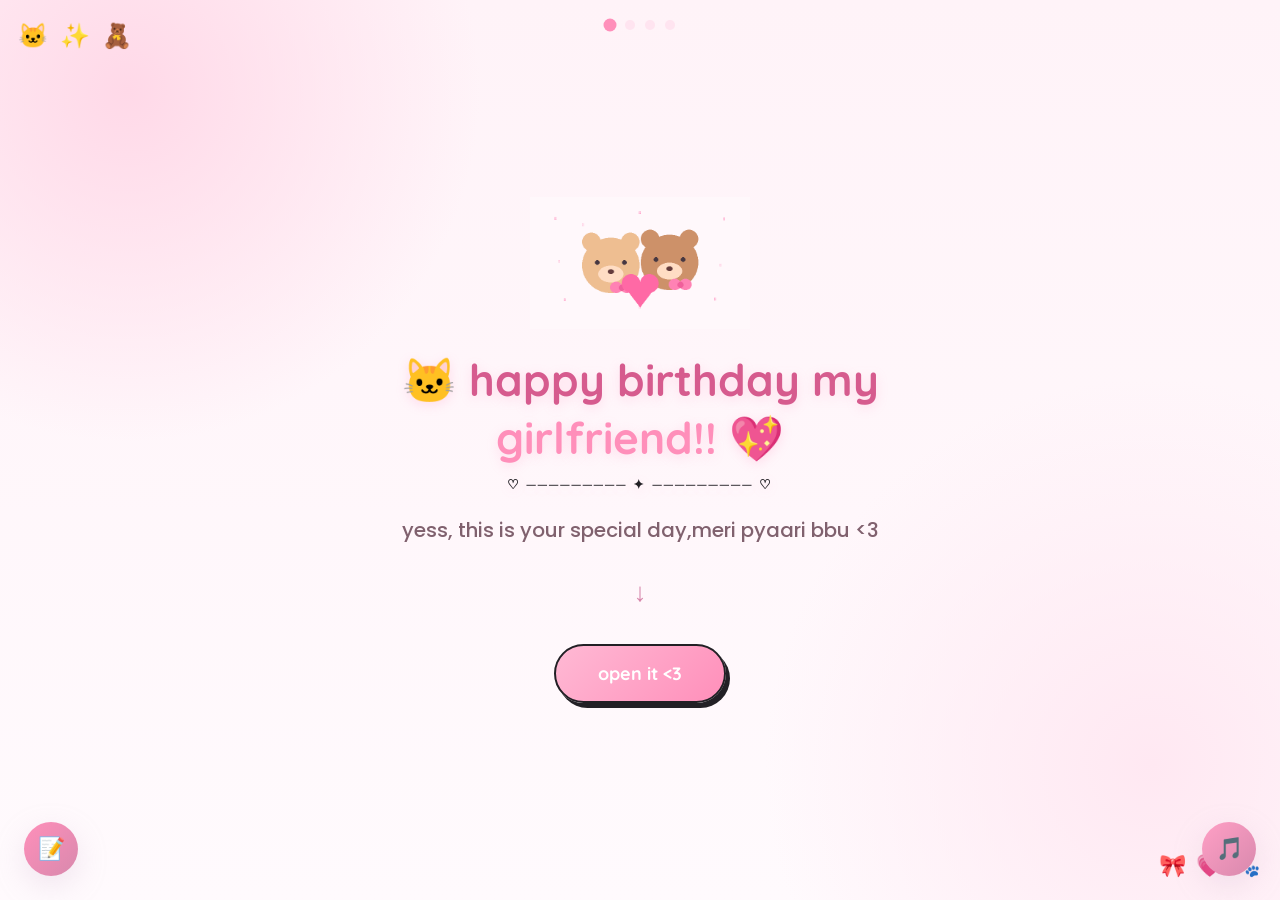
<file: index.html>
<!DOCTYPE html>
<html lang="en">
<head>
<meta charset="UTF-8">
<meta name="viewport" content="width=device-width, initial-scale=1.0">
<title>Happy Birthday My Nagmu 💋💖</title>
<link rel="preconnect" href="https://fonts.googleapis.com">
<link rel="preconnect" href="https://fonts.gstatic.com" crossorigin>
<link href="https://fonts.googleapis.com/css2?family=Poppins:wght@300;400;500;600;700;800&family=Quicksand:wght@500;600;700&display=swap" rel="stylesheet">

<link rel="stylesheet" href="css/style.css">
</head>
<body class="blur-in-start">

  <div id="floating-bg"></div>

  <!-- titik navigasi kecil di atas: halaman 1 dari 4 -->
  <nav class="page-nav">
    <a href="index.html" class="active"></a>
    <a href="gallery.html"></a>
    <a href="reasons.html"></a>
    <a href="letter.html"></a>
  </nav>

  <!-- ================================================================
       HALAMAN 1 — HERO / INTRO

       Catatan: tombol musik & catatan TIDAK ditaruh manual di sini —
       keduanya dibuat otomatis lewat js/script.js supaya muncul &
       nyambung statusnya di semua halaman.
  ================================================================= -->
  <section id="hero" class="page">
    <div class="hero-content">

      <!-- ⬇⬇⬇ GANTI GIF DI SINI (Hero / Welcome GIF) ⬇⬇⬇
           Sekarang masih pakai DUMMY: assets/hero.gif
           Nanti tinggal timpa file assets/hero.gif dengan GIF
           kamu sendiri (nama file HARUS SAMA: hero.gif). -->
      <div class="gif-frame">
        <img src="assets/hero.gif" alt="cute welcome gif">
      </div>
      <!-- ⬆⬆⬆ AKHIR HERO GIF ⬆⬆⬆ -->

      <h1 class="hero-title">happy birthday my <span>girlfriend!!</span> 💖</h1>
      <p class="hero-subtitle">yess, this is your special day,meri pyaari bbu &lt;3</p>
      
      <div class="scroll-hint">↓</div>
      <a href="gallery.html" class="nav-btn">open it &lt;3</a>
    </div>
  </section>

  <script src="js/script.js"></script>
</body>
</html>
</file>
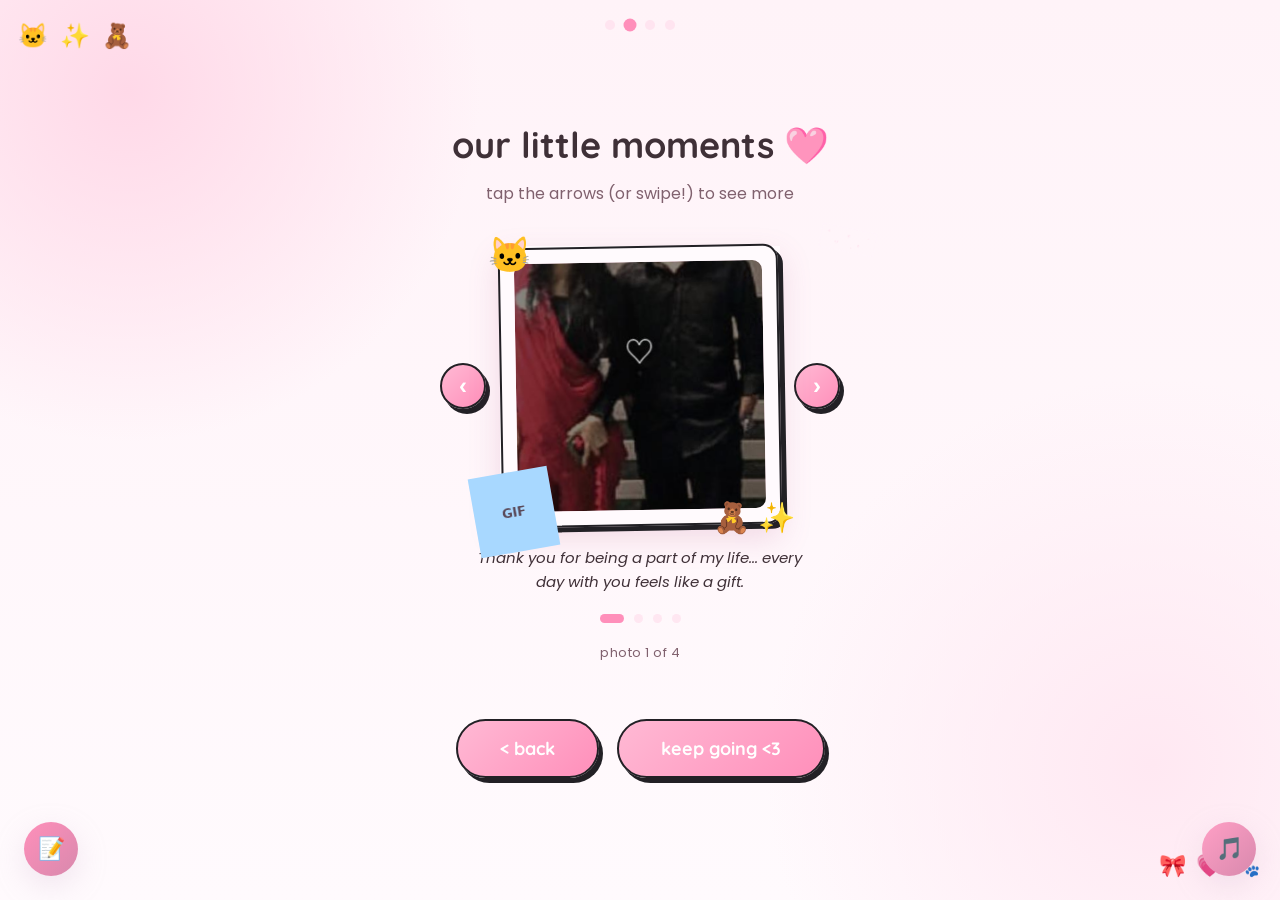
<file: gallery.html>
<!DOCTYPE html>
<html lang="en">
<head>
<meta charset="UTF-8">
<meta name="viewport" content="width=device-width, initial-scale=1.0">
<title>Our Moments 💕</title>
<link rel="preconnect" href="https://fonts.googleapis.com">
<link rel="preconnect" href="https://fonts.gstatic.com" crossorigin>
<link href="https://fonts.googleapis.com/css2?family=Poppins:wght@300;400;500;600;700;800&family=Quicksand:wght@500;600;700&display=swap" rel="stylesheet">

<link rel="stylesheet" href="css/style.css">
</head>
<body class="blur-in-start">

  <div id="floating-bg"></div>

  <!-- titik navigasi kecil di atas: halaman 2 dari 4 -->
  <nav class="page-nav">
    <a href="index.html"></a>
    <a href="gallery.html" class="active"></a>
    <a href="reasons.html"></a>
    <a href="letter.html"></a>
  </nav>

  <!-- ================================================================
       HALAMAN 2 — INTERACTIVE PHOTO SLIDESHOW
  ================================================================= -->
  <section id="gallery" class="page">
    <h2 class="gallery-heading">our little moments <span class="heart">🩷</span></h2>
    <p class="gallery-sub">tap the arrows (or swipe!) to see more</p>

    <div class="slideshow-wrap">

      <!-- ⬇ GIF dekorasi kecil di pojok — masih DUMMY: assets/sparkle1.gif -->
      <div class="corner-deco">
        <img src="assets/sparkle1.gif" alt="sparkle decoration">
      </div>

      <div class="slide-stage">
        <button class="arrow-btn" id="prevBtn" aria-label="previous photo">‹</button>

        <div class="photo-stage" id="photoStage">
          <div class="polaroid" id="polaroid">
            <div class="photo-frame">
              <!-- ⬇ FOTO-FOTO ASLI DIATUR LEWAT js/gallery.js
                   (di array `photos` bagian atas file itu). -->
              <img id="currentPhoto" src="photos/photo1.jpg" alt="memory one">
            </div>
          </div>

          <!-- ⬇ GIF dekorasi di sisi kiri-bawah polaroid —
               masih DUMMY: assets/sparkle2.gif -->
          <div class="bottom-left-deco">
            <img src="assets/sparkle2.gif" alt="sparkle decoration">
          </div>
        </div>

        <button class="arrow-btn" id="nextBtn" aria-label="next photo">›</button>
      </div>

      <p class="caption" id="currentCaption">Thank you for being a part of my life... every day with you feels like a gift.</p>

      <div class="dots" id="dots">
        <button class="dot active" data-index="0" aria-label="photo 1"></button>
        <button class="dot" data-index="1" aria-label="photo 2"></button>
        <button class="dot" data-index="2" aria-label="photo 3"></button>
        <button class="dot" data-index="3" aria-label="photo 4"></button>
      </div>

      <p class="counter" id="counter">photo 1 of 4</p>
    </div>

    <div class="page-buttons">
      <a href="index.html" class="nav-btn secondary">&lt; back</a>
      <a href="reasons.html" class="nav-btn">keep going &lt;3</a>
    </div>
  </section>

  <script src="js/script.js"></script>
  <script src="js/gallery.js"></script>
</body>
</html>
</file>
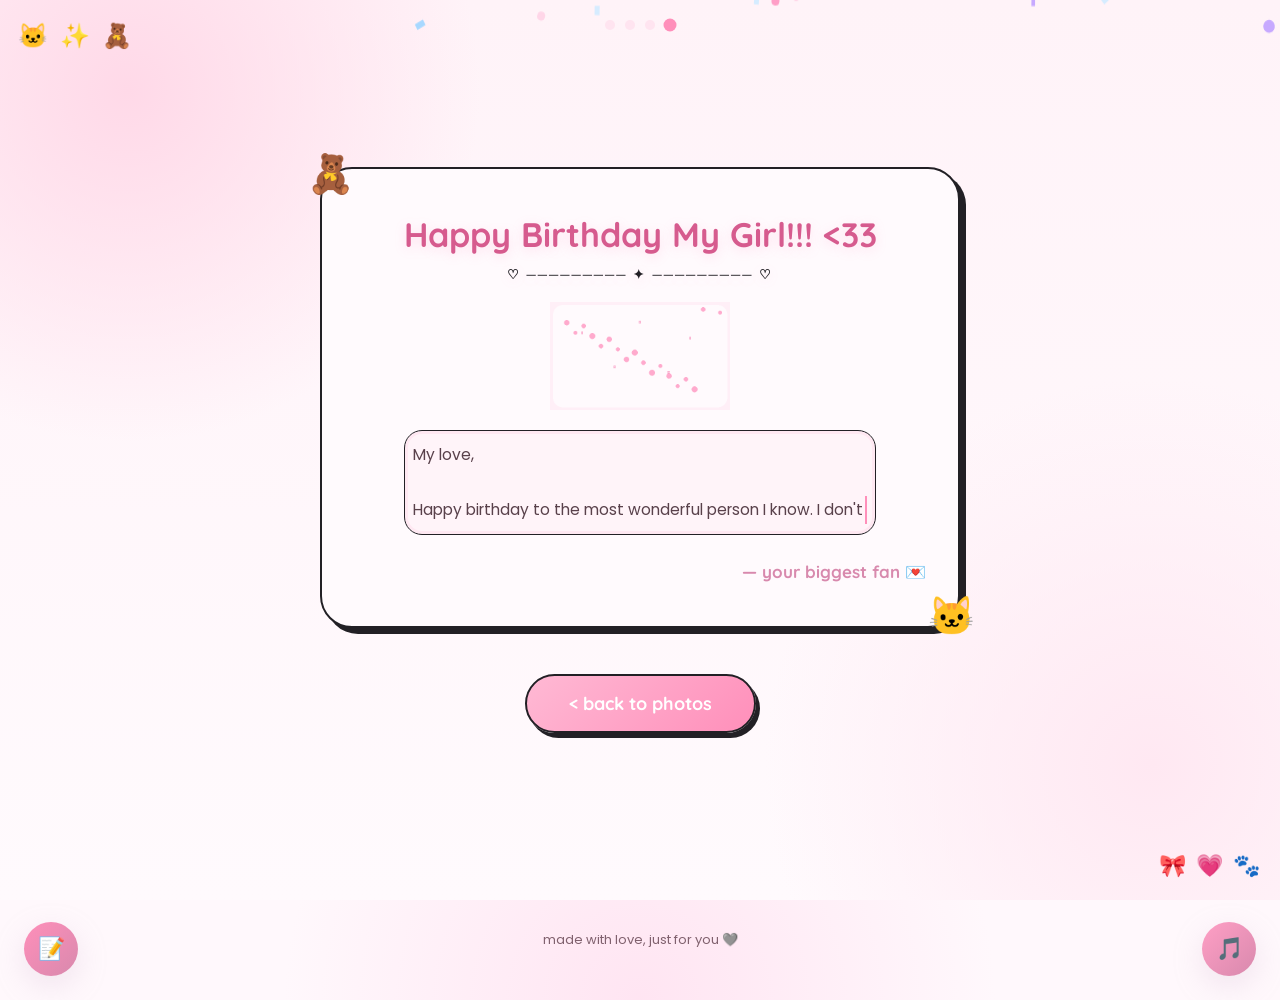
<file: letter.html>
<!DOCTYPE html>
<html lang="en">
<head>
<meta charset="UTF-8">
<meta name="viewport" content="width=device-width, initial-scale=1.0">
<title>Happy Birthday My Girl!!! 💌</title>
<link rel="preconnect" href="https://fonts.googleapis.com">
<link rel="preconnect" href="https://fonts.gstatic.com" crossorigin>
<link href="https://fonts.googleapis.com/css2?family=Poppins:wght@300;400;500;600;700;800&family=Quicksand:wght@500;600;700&display=swap" rel="stylesheet">

<link rel="stylesheet" href="css/style.css">
</head>
<body class="blur-in-start">

  <div id="floating-bg"></div>

  <!-- canvas confetti, dipakai oleh js/script.js -->
  <canvas id="confetti-canvas"></canvas>

  <!-- titik navigasi kecil di atas: halaman 4 dari 4 -->
  <nav class="page-nav">
    <a href="index.html"></a>
    <a href="gallery.html"></a>
    <a href="reasons.html"></a>
    <a href="letter.html" class="active"></a>
  </nav>

  <!-- ================================================================
       HALAMAN 4 — THE BIRTHDAY LETTER & CELEBRATION
  ================================================================= -->
  <section id="letter-page" class="page">
    <div class="letter-card">
      <h2 class="letter-title">Happy Birthday My Girl!!! &lt;33</h2>

      <!-- ⬇⬇⬇ GANTI GIF DI SINI (Final Celebration GIF) ⬇⬇⬇
           Masih DUMMY: assets/celebration.gif -->
      <div class="celebration-gif-frame">
        <img src="assets/celebration.gif" alt="celebration gif">
      </div>
      <!-- ⬆⬆⬆ AKHIR CELEBRATION GIF ⬆⬆⬆ -->

      <!-- -----------------------------------------------------------
           TEKS SURAT ULANG TAHUN
           Isi suratnya ADA DI FILE js/script.js, di variabel
           `letterMessage`. Edit di sana, bukan di sini.
      ----------------------------------------------------------- -->
      <div class="letter-box">
        <p id="letter-text"></p>
      </div>

      <p class="signature">— your biggest fan 💌</p>
    </div>

    <div class="page-buttons">
      <a href="reasons.html" class="nav-btn secondary">&lt; back to photos</a>
    </div>
  </section>

  <footer>made with love, just for you 🩶</footer>

  <script src="js/script.js"></script>
</body>
</html>
</file>
<file: css/style.css>
/* ============================================================
   1. ROOT VARIABLES — palet warna seluruh web ada di sini.
      Ganti nilai ini kalau mau ubah tema warna semuanya.
============================================================ */
:root{
  --white:        #ffffff;
  --cream:        #fffaf9;
  --pastel-pink:  #ffd6e8;
  --pastel-pink-deep: #ff9fc7;
  --pastel-blue:  #d6ecff;
  --pastel-blue-deep: #a8d8ff;
  --pastel-lavender: #e6d9ff;
  --pastel-lavender-deep: #c7a9ff;
  --text-dark:    #5b4a5a;
  --text-soft:    #8a7a91;
  --shadow-soft:  0 10px 30px rgba(200, 170, 200, 0.25);
}

*{ margin:0; padding:0; box-sizing:border-box; }

html{ scroll-behavior: smooth; }

/* ============================================================
   PAGE-TO-PAGE TRANSITION (blur + fade)
============================================================ */
body{
  font-family: 'Poppins', sans-serif;
  background: var(--white);
  color: var(--text-dark);
  overflow-x: hidden;
  position: relative;
  min-height: 100vh;
  opacity: 1;
  filter: blur(0);
  transition: opacity 0.65s ease, filter 0.65s ease;
}

body.blur-in-start{
  opacity: 0;
  filter: blur(16px);
  transition: none;
}

body.blur-out{
  opacity: 0;
  filter: blur(16px);
}

h1, h2, h3, .heading-font{
  font-family: 'Quicksand', sans-serif;
}

.page{
  position: relative;
  width: 100%;
  min-height: 100vh;
  display: flex;
  flex-direction: column;
  align-items: center;
  justify-content: center;
  padding: 80px 20px;
  text-align: center;
}

/* ============================================================
   FLOATING HEARTS / STARS BACKGROUND LAYER
============================================================ */
#floating-bg{
  position: fixed;
  top: 0; left: 0;
  width: 100%; height: 100%;
  overflow: hidden;
  pointer-events: none;
  z-index: 1;
}

.floaty{
  position: absolute;
  bottom: -50px;
  font-size: 22px;
  opacity: 0.7;
  animation: floatUp linear infinite;
  user-select: none;
}

@keyframes floatUp{
  0%   { transform: translateY(0) rotate(0deg); opacity: 0; }
  10%  { opacity: 0.8; }
  100% { transform: translateY(-110vh) rotate(360deg); opacity: 0; }
}

/* ============================================================
   NAV DOTS — indikator halaman kecil di atas
============================================================ */
.page-nav{
  position: fixed;
  top: 20px;
  left: 50%;
  transform: translateX(-50%);
  display: flex;
  gap: 10px;
  z-index: 50;
}

.page-nav a{
  width: 10px;
  height: 10px;
  border-radius: 50%;
  background: var(--pastel-pink);
  opacity: 0.5;
  transition: opacity 0.2s ease, transform 0.2s ease;
}

.page-nav a.active{
  opacity: 1;
  transform: scale(1.3);
  background: var(--pastel-pink-deep);
}

/* ============================================================
   HERO PAGE (index.html)
============================================================ */
#hero{
  background: linear-gradient(180deg, var(--pastel-blue) 0%, var(--white) 100%);
  z-index: 2;
}

.hero-content{
  position: relative;
  z-index: 2;
  max-width: 600px;
  display: flex;
  flex-direction: column;
  align-items: center;
  gap: 22px;
}

/* GIF ditampilkan polos, tanpa frame/border/shadow */
.gif-frame{
  max-width: 220px;
  width: 100%;
  display: flex;
  align-items: center;
  justify-content: center;
}

.gif-frame img{
  width: 100%;
  height: auto;
  display: block;
}

.hero-title{
  font-size: clamp(28px, 6vw, 44px);
  font-weight: 800;
  color: var(--text-dark);
  line-height: 1.3;
}

.hero-title span{ color: var(--pastel-pink-deep); }

.hero-subtitle{
  font-size: clamp(16px, 3vw, 20px);
  font-weight: 500;
  color: var(--text-soft);
}

.nav-btn{
  margin-top: 10px;
  padding: 16px 42px;
  font-family: 'Quicksand', sans-serif;
  font-size: 18px;
  font-weight: 700;
  color: var(--white);
  background: linear-gradient(135deg, var(--pastel-pink-deep), var(--pastel-lavender-deep));
  border: none;
  border-radius: 50px;
  cursor: pointer;
  box-shadow: 0 8px 20px rgba(255, 159, 199, 0.5);
  transition: transform 0.25s ease, box-shadow 0.25s ease;
  text-decoration: none;
  display: inline-block;
}

.nav-btn:hover{
  transform: translateY(-4px) scale(1.05);
  box-shadow: 0 12px 26px rgba(255, 159, 199, 0.6);
}

.nav-btn:active{ transform: translateY(-1px) scale(0.98); }

.nav-btn.secondary{
  background: var(--white);
  color: var(--pastel-lavender-deep);
  border: 2px solid var(--pastel-lavender-deep);
  box-shadow: none;
}

.scroll-hint{
  margin-top: 6px;
  font-size: 26px;
  animation: bounce 1.6s ease-in-out infinite;
  color: var(--pastel-lavender-deep);
}

@keyframes bounce{
  0%, 100% { transform: translateY(0); }
  50%      { transform: translateY(10px); }
}

/* ============================================================
   CUTE FLOATING MUSIC BUTTON
============================================================ */
.music-btn{
  position: fixed;
  bottom: 24px;
  right: 24px;
  width: 54px;
  height: 54px;
  border-radius: 50%;
  border: none;
  cursor: pointer;
  background: linear-gradient(135deg, var(--pastel-blue-deep), var(--pastel-lavender-deep));
  box-shadow: var(--shadow-soft);
  display: flex;
  align-items: center;
  justify-content: center;
  z-index: 60;
  transition: transform 0.25s ease, box-shadow 0.25s ease;
}

.music-btn:hover{
  transform: scale(1.08);
  box-shadow: 0 12px 26px rgba(168, 216, 255, 0.6);
}

.music-btn:active{ transform: scale(0.95); }

.music-icon{
  font-size: 22px;
  transition: transform 0.3s ease;
}

.music-btn.playing .music-icon{
  animation: spinNote 3s linear infinite;
}

@keyframes spinNote{
  from{ transform: rotate(0deg); }
  to{ transform: rotate(360deg); }
}

.music-btn.playing::after{
  content: '';
  position: absolute;
  inset: -6px;
  border-radius: 50%;
  border: 2px solid var(--pastel-blue-deep);
  opacity: 0.6;
  animation: pulseRing 1.8s ease-out infinite;
}

@keyframes pulseRing{
  0%   { transform: scale(0.9); opacity: 0.6; }
  100% { transform: scale(1.5); opacity: 0; }
}

.music-note{
  position: absolute;
  top: 0;
  left: 50%;
  font-size: 14px;
  pointer-events: none;
  animation: noteFloat 1.4s ease-out forwards;
}

@keyframes noteFloat{
  0%   { transform: translate(-50%, 0) translateX(0) scale(0.8); opacity: 0; }
  15%  { opacity: 1; }
  100% { transform: translate(-50%, -60px) translateX(var(--drift, 0px)) scale(1.1); opacity: 0; }
}

@media (max-width: 640px){
  .music-btn{ width: 46px; height: 46px; bottom: 18px; right: 18px; }
  .music-icon{ font-size: 18px; }
}

/* ============================================================
   HER LITTLE NOTE — tombol + kertas catatan yang bisa diedit
============================================================ */
.note-btn{
  position: fixed;
  bottom: 24px;
  left: 24px;
  width: 54px;
  height: 54px;
  border-radius: 50%;
  border: none;
  cursor: pointer;
  background: linear-gradient(135deg, var(--pastel-pink-deep), var(--pastel-lavender-deep));
  box-shadow: var(--shadow-soft);
  display: flex;
  align-items: center;
  justify-content: center;
  z-index: 60;
  transition: transform 0.25s ease, box-shadow 0.25s ease;
}

.note-btn:hover{
  transform: scale(1.08) rotate(-4deg);
  box-shadow: 0 12px 26px rgba(255, 159, 199, 0.6);
}

.note-btn:active{ transform: scale(0.95); }

.note-icon{ font-size: 22px; }

.note-overlay{
  position: fixed;
  inset: 0;
  background: rgba(91, 74, 90, 0.35);
  backdrop-filter: blur(4px);
  display: flex;
  align-items: center;
  justify-content: center;
  padding: 20px;
  z-index: 1000;
  opacity: 0;
  pointer-events: none;
  transition: opacity 0.35s ease;
}

.note-overlay.open{
  opacity: 1;
  pointer-events: all;
}

.note-paper{
  position: relative;
  width: 100%;
  max-width: 420px;
  background: var(--cream);
  border-radius: 18px;
  padding: 30px 26px 22px;
  box-shadow: 0 20px 50px rgba(91, 74, 90, 0.35);
  transform: scale(0.9) rotate(-1deg);
  transition: transform 0.35s ease;
  border: 2px dashed var(--pastel-pink-deep);
}

.note-overlay.open .note-paper{
  transform: scale(1) rotate(-1deg);
}

.note-close{
  position: absolute;
  top: 14px;
  right: 16px;
  width: 30px;
  height: 30px;
  border-radius: 50%;
  border: none;
  background: var(--white);
  color: var(--text-soft);
  font-size: 14px;
  cursor: pointer;
  box-shadow: var(--shadow-soft);
  transition: transform 0.2s ease, color 0.2s ease;
}

.note-close:hover{
  transform: scale(1.1) rotate(90deg);
  color: var(--pastel-pink-deep);
}

.note-title{
  font-size: 20px;
  font-weight: 700;
  color: var(--pastel-pink-deep);
  margin-bottom: 6px;
  padding-right: 26px;
}

.note-hint{
  font-size: 13px;
  color: var(--text-soft);
  margin-bottom: 16px;
  line-height: 1.5;
}

.note-textarea{
  width: 100%;
  min-height: 220px;
  border: none;
  background: repeating-linear-gradient(
    to bottom,
    var(--cream),
    var(--cream) 31px,
    var(--pastel-pink) 32px
  );
  background-attachment: local;
  font-family: 'Poppins', sans-serif;
  font-size: 14.5px;
  line-height: 32px;
  color: var(--text-dark);
  resize: vertical;
  outline: none;
  padding: 0 2px;
}

.note-textarea::placeholder{
  color: var(--text-soft);
  opacity: 0.7;
}

.note-saved{
  display: block;
  text-align: right;
  font-size: 12px;
  font-weight: 600;
  color: var(--pastel-lavender-deep);
  opacity: 0;
  transition: opacity 0.3s ease;
  margin-top: 6px;
}

.note-saved.show{ opacity: 1; }

@media (max-width: 640px){
  .note-btn{ width: 46px; height: 46px; bottom: 18px; left: 18px; }
  .note-icon{ font-size: 18px; }
  .note-paper{ padding: 26px 20px 18px; }
  .note-textarea{ min-height: 180px; }
}

/* ============================================================
   GALLERY PAGE (gallery.html) — INTERACTIVE SLIDESHOW
============================================================ */
#gallery{
  background: var(--white);
  z-index: 2;
  gap: 10px;
}

.gallery-heading{
  font-size: clamp(26px, 5vw, 36px);
  font-weight: 700;
  color: var(--text-dark);
  margin-bottom: 4px;
}

.gallery-heading .heart{ color: var(--pastel-pink-deep); }

.gallery-sub{
  color: var(--text-soft);
  margin-bottom: 30px;
  font-size: 16px;
}

.slideshow-wrap{
  position: relative;
  width: 100%;
  max-width: 460px;
  display: flex;
  flex-direction: column;
  align-items: center;
  gap: 20px;
}

.corner-deco{
  position: absolute;
  top: -34px;
  right: -6px;
  width: 56px;
  height: 56px;
  z-index: 3;
  transform: rotate(12deg);
  pointer-events: none;
}

.corner-deco img{
  width: 100%;
  height: 100%;
  object-fit: contain;
}

/* small decorative gif tucked at the bottom-left of the polaroid */
.bottom-left-deco{
  position: absolute;
  bottom: -26px;
  left: -26px;
  width: 80px;
  height: 80px;
  z-index: 3;
  transform: rotate(-10deg);
  pointer-events: none;
}

.bottom-left-deco img{
  width: 100%;
  height: 100%;
  object-fit: contain;
}

.slide-stage{
  display: flex;
  align-items: center;
  justify-content: center;
  gap: 14px;
  width: 100%;
}

.arrow-btn{
  flex-shrink: 0;
  width: 46px;
  height: 46px;
  border-radius: 50%;
  border: none;
  background: var(--white);
  color: var(--pastel-pink-deep);
  font-size: 24px;
  font-weight: 700;
  cursor: pointer;
  box-shadow: var(--shadow-soft);
  display: flex;
  align-items: center;
  justify-content: center;
  transition: transform 0.2s ease, background 0.2s ease, color 0.2s ease;
  line-height: 1;
}

.arrow-btn:hover{
  transform: scale(1.12);
  background: var(--pastel-pink-deep);
  color: var(--white);
}

.arrow-btn:active{ transform: scale(0.94); }

.photo-stage{
  position: relative;
  width: 280px;
  height: 280px;
  flex-shrink: 0;
}

.polaroid{
  position: relative;
  width: 100%;
  height: 100%;
  background: var(--white);
  border-radius: 18px;
  padding: 14px 14px 14px;
  box-shadow: var(--shadow-soft);
  transform: rotate(var(--tilt, -2deg));
  transition: transform 0.3s ease;
  cursor: pointer;
}

.polaroid:hover{ transform: rotate(0deg) scale(1.02); }

.photo-frame{
  width: 100%;
  height: 100%;
  border-radius: 10px;
  overflow: hidden;
  background: var(--pastel-blue);
}

.photo-frame img{
  width: 100%;
  height: 100%;
  object-fit: cover;
  display: block;
  transition: opacity 0.55s ease, filter 0.55s ease, transform 0.55s ease;
  opacity: 1;
  filter: blur(0);
  transform: scale(1);
}

.photo-frame img.is-transitioning{
  opacity: 0;
  filter: blur(14px);
  transform: scale(1.06);
}

.mini-heart{
  position: absolute;
  font-size: 18px;
  pointer-events: none;
  animation: miniHeartPop 1s ease-out forwards;
  z-index: 5;
}

@keyframes miniHeartPop{
  0%   { transform: translateY(0) scale(0.6); opacity: 0; }
  15%  { opacity: 1; }
  100% { transform: translateY(-70px) scale(1.1); opacity: 0; }
}

.caption{
  font-size: 15px;
  color: var(--text-dark);
  font-style: italic;
  line-height: 1.6;
  padding: 0 16px;
  min-height: 48px;
  max-width: 380px;
  transition: opacity 0.5s ease, filter 0.5s ease;
  opacity: 1;
  filter: blur(0);
}

.caption.is-transitioning{
  opacity: 0;
  filter: blur(6px);
}

.dots{
  display: flex;
  gap: 10px;
}

.dot{
  width: 9px;
  height: 9px;
  border-radius: 50%;
  border: none;
  background: var(--pastel-pink);
  opacity: 0.5;
  cursor: pointer;
  transition: all 0.25s ease;
  padding: 0;
}

.dot.active{
  opacity: 1;
  width: 24px;
  border-radius: 6px;
  background: var(--pastel-pink-deep);
}

.counter{
  font-size: 13px;
  color: var(--text-soft);
  letter-spacing: 0.5px;
}

.page-buttons{
  display: flex;
  gap: 18px;
  margin-top: 36px;
  flex-wrap: wrap;
  justify-content: center;
}

/* ============================================================
   REASONS PAGE (reasons.html)
============================================================ */
#reasons-page{
  background: linear-gradient(180deg, var(--pastel-lavender) 0%, var(--white) 40%);
  z-index: 2;
  gap: 6px;
}

.reasons-heading{
  font-size: clamp(24px, 5vw, 34px);
  font-weight: 700;
  color: var(--text-dark);
  margin-bottom: 4px;
}

.reasons-heading .heart{ color: var(--pastel-blue-deep); }

.reasons-sub{
  color: var(--text-soft);
  margin-bottom: 34px;
  font-size: 14.5px;
}

.clothesline-wrap{
  position: relative;
  width: 100%;
  max-width: 780px;
  padding-top: 26px;
  margin-bottom: 50px;
}

.clothesline-rope{
  position: absolute;
  top: 26px;
  left: 0;
  right: 0;
  height: 2px;
  background: repeating-linear-gradient(
    90deg,
    var(--pastel-lavender-deep) 0px,
    var(--pastel-lavender-deep) 6px,
    transparent 6px,
    transparent 10px
  );
  opacity: 0.6;
  border-radius: 2px;
}

.hanging-photos{
  display: flex;
  justify-content: center;
  align-items: flex-start;
  gap: 18px;
  flex-wrap: wrap;
  padding: 0 10px;
}

.hang-photo{
  position: relative;
  margin-top: var(--drop, 10px);
  transform: rotate(var(--tilt, 0deg));
  transition: transform 0.25s ease;
}

.hang-photo:hover{
  transform: rotate(0deg) translateY(-4px);
}

.clip{
  position: absolute;
  top: -12px;
  left: 50%;
  transform: translateX(-50%);
  width: 10px;
  height: 22px;
  border-radius: 3px;
  z-index: 4;
  box-shadow: 0 2px 4px rgba(91,74,90,0.25);
}

.clip::before, .clip::after{
  content: '';
  position: absolute;
  top: 4px;
  width: 4px;
  height: 4px;
  border-radius: 50%;
  background: rgba(255,255,255,0.6);
}
.clip::before{ left: 1px; }
.clip::after{ right: 1px; }

.clip-pink{ background: linear-gradient(180deg, var(--pastel-pink-deep), var(--pastel-pink)); }
.clip-blue{ background: linear-gradient(180deg, var(--pastel-blue-deep), var(--pastel-blue)); }
.clip-lavender{ background: linear-gradient(180deg, var(--pastel-lavender-deep), var(--pastel-lavender)); }

.mini-photo-frame{
  width: 108px;
  height: 108px;
  background: var(--white);
  padding: 6px 6px 14px;
  border-radius: 8px;
  box-shadow: var(--shadow-soft);
  cursor: pointer;
  transition: transform 0.2s ease;
}

.mini-photo-frame:hover{ transform: scale(1.05); }

.mini-photo-frame img{
  width: 100%;
  height: 100%;
  object-fit: cover;
  border-radius: 4px;
  display: block;
}

.frame-pink{ border: 3px solid var(--pastel-pink); }
.frame-blue{ border: 3px solid var(--pastel-blue); }
.frame-lavender{ border: 3px solid var(--pastel-lavender); }

/* wrapper so we can position a decorative gif at its corner */
.reasons-box-wrap{
  position: relative;
  width: 100%;
  max-width: 560px;
}

/* small cute gif floating at the corner of the reasons box */
.reasons-corner-gif{
  position: absolute;
  top: -30px;
  left: -20px;
  width: 64px;
  height: 64px;
  z-index: 3;
  transform: rotate(-8deg);
  pointer-events: none;
}

.reasons-corner-gif img{
  width: 100%;
  height: 100%;
  object-fit: contain;
}

.reasons-box{
  width: 100%;
  background: linear-gradient(180deg, var(--pastel-blue) 0%, #eaf5ff 100%);
  border-radius: 26px;
  padding: 30px 28px;
  box-shadow: var(--shadow-soft);
  border: 3px solid var(--white);
  max-height: 440px;
  overflow-y: auto;
  scroll-behavior: auto;
}

.reasons-box::-webkit-scrollbar{ width: 6px; }
.reasons-box::-webkit-scrollbar-thumb{
  background: var(--pastel-blue-deep);
  border-radius: 10px;
}

/* small cute gif sitting above the list, inside the box */
.reasons-gif-top{
  width: 72px;
  margin: 0 auto 16px;
}

.reasons-gif-top img{
  width: 100%;
  height: auto;
  display: block;
}

.reasons-list{
  list-style: none;
  counter-reset: reason-counter;
  text-align: left;
  display: flex;
  flex-direction: column;
  gap: 14px;
}

.reasons-list li{
  counter-increment: reason-counter;
  position: relative;
  padding-left: 40px;
  font-size: 14.5px;
  line-height: 1.6;
  color: var(--text-dark);
}

.reasons-list li::before{
  content: counter(reason-counter);
  position: absolute;
  left: 0;
  top: 0;
  width: 28px;
  height: 28px;
  border-radius: 50%;
  background: var(--white);
  color: var(--pastel-blue-deep);
  font-family: 'Quicksand', sans-serif;
  font-weight: 700;
  font-size: 12px;
  display: flex;
  align-items: center;
  justify-content: center;
  box-shadow: 0 3px 8px rgba(168, 216, 255, 0.5);
}

.lightbox-overlay{
  position: fixed;
  inset: 0;
  background: rgba(91, 74, 90, 0.55);
  backdrop-filter: blur(6px);
  display: flex;
  align-items: center;
  justify-content: center;
  padding: 30px;
  z-index: 1000;
  opacity: 0;
  pointer-events: none;
  transition: opacity 0.35s ease;
}

.lightbox-overlay.open{
  opacity: 1;
  pointer-events: all;
}

.lightbox-img{
  max-width: min(90vw, 480px);
  max-height: 80vh;
  border-radius: 16px;
  box-shadow: 0 20px 60px rgba(0,0,0,0.4);
  border: 6px solid var(--white);
  transform: scale(0.92);
  transition: transform 0.35s ease;
}

.lightbox-overlay.open .lightbox-img{ transform: scale(1); }

.lightbox-close{
  position: absolute;
  top: 26px;
  right: 26px;
  width: 40px;
  height: 40px;
  border-radius: 50%;
  border: none;
  background: var(--white);
  color: var(--text-dark);
  font-size: 16px;
  cursor: pointer;
  box-shadow: var(--shadow-soft);
  transition: transform 0.2s ease;
}

.lightbox-close:hover{ transform: scale(1.1) rotate(90deg); }

/* ============================================================
   LETTER PAGE (letter.html)
============================================================ */
#letter-page{
  background: linear-gradient(180deg, var(--white) 0%, var(--pastel-lavender) 100%);
  z-index: 2;
}

.letter-card{
  max-width: 640px;
  width: 100%;
  background: var(--white);
  border-radius: 32px;
  padding: 44px 32px;
  box-shadow: var(--shadow-soft);
  display: flex;
  flex-direction: column;
  align-items: center;
  gap: 20px;
  border: 3px solid var(--pastel-pink);
}

.letter-title{
  font-size: clamp(24px, 5vw, 34px);
  font-weight: 800;
  color: var(--pastel-pink-deep);
}

/* GIF ditampilkan polos, tanpa frame/border/shadow */
.celebration-gif-frame{
  max-width: 180px;
  width: 100%;
}

.celebration-gif-frame img{
  width: 100%;
  height: auto;
  display: block;
}

.letter-box{
  max-height: 320px;
  overflow-y: auto;
  text-align: left;
  padding: 10px 8px;
  font-size: 15.5px;
  line-height: 1.8;
  color: var(--text-dark);
  scrollbar-width: thin;
  scrollbar-color: var(--pastel-pink-deep) var(--cream);
}

.letter-box::-webkit-scrollbar{ width: 6px; }
.letter-box::-webkit-scrollbar-thumb{
  background: var(--pastel-pink-deep);
  border-radius: 10px;
}

#letter-text .cursor{
  display: inline-block;
  width: 2px;
  background: var(--pastel-pink-deep);
  margin-left: 2px;
  animation: blink 0.8s step-end infinite;
}

@keyframes blink{ 50% { opacity: 0; } }

.signature{
  margin-top: 6px;
  font-family: 'Quicksand', sans-serif;
  font-weight: 700;
  font-size: 17px;
  color: var(--pastel-lavender-deep);
  align-self: flex-end;
}

#confetti-canvas{
  position: fixed;
  top: 0; left: 0;
  width: 100%;
  height: 100%;
  pointer-events: none;
  z-index: 999;
}

footer{
  text-align: center;
  padding: 30px 10px 50px;
  color: var(--text-soft);
  font-size: 13px;
  z-index: 2;
  position: relative;
}

/* ============================================================
   RESPONSIVE — MOBILE
============================================================ */
@media (max-width: 640px){
  .gif-frame{ max-width: 170px; }
  .celebration-gif-frame{ max-width: 150px; }
  .letter-card{ padding: 32px 20px; }
  .page{ padding: 60px 16px; }
  .page-nav{ top: 14px; }
  .photo-stage{ width: 220px; height: 220px; }
  .arrow-btn{ width: 40px; height: 40px; font-size: 20px; }
  .corner-deco{ width: 46px; height: 46px; top: -26px; right: 0; }
  .bottom-left-deco{ width: 56px; height: 56px; bottom: -18px; left: -18px; }
  .mini-photo-frame{ width: 78px; height: 78px; }
  .hanging-photos{ gap: 10px; }
  .reasons-box{ padding: 22px 18px; max-height: 380px; }
  .reasons-list li{ font-size: 13.5px; padding-left: 34px; }
  .reasons-list li::before{ width: 24px; height: 24px; font-size: 11px; }
  .reasons-corner-gif{ width: 48px; height: 48px; top: -22px; left: -10px; }
  .reasons-gif-top{ width: 56px; }
}

@media (prefers-reduced-motion: reduce){
  .floaty, .scroll-hint, #letter-text .cursor{ animation: none !important; }
  html{ scroll-behavior: auto; }
  body{ transition: none; }
}
/* =========================================================
   🐱🧸 KAWAII BIRTHDAY WEBSITE — PINK + BLACK EDITION 🎀
   ========================================================= */

:root{
  --white:#fffafd;
  --cream:#fff5fa;
  --pastel-pink:#ffd6e7;
  --pastel-pink-deep:#ff8fba;
  --pastel-blue:#ffe8f2;
  --pastel-blue-deep:#ff9fc5;
  --pastel-lavender:#f9e1ef;
  --pastel-lavender-deep:#d889ad;

  --text-dark:#3f3037;
  --text-soft:#80616e;

  --black:#222025;
  --pink-black:#33272d;

  --shadow:0 12px 30px rgba(180,80,125,.18);
}

/* 🌸 MAIN BACKGROUND */
body{
  background:
    radial-gradient(circle at 8% 10%,rgba(255,190,220,.45),transparent 25%),
    radial-gradient(circle at 92% 20%,rgba(255,225,240,.75),transparent 25%),
    radial-gradient(circle at 50% 100%,rgba(255,205,230,.45),transparent 30%),
    #fff8fc !important;
  color:var(--text-dark);
}

/* 🌷 PAGE BACKGROUND */
.page{
  background:
    radial-gradient(circle at 12% 18%,rgba(255,210,230,.28),transparent 22%),
    radial-gradient(circle at 88% 80%,rgba(255,215,235,.28),transparent 22%);
}

/* 🐱 TOP CUTE DECORATION */
.page::before{
  content:"🐱  ✨  🧸";
  position:absolute;
  top:18px;
  left:18px;
  font-size:24px;
  letter-spacing:3px;
  z-index:5;
  pointer-events:none;
  animation:kawaiiFloat 3s ease-in-out infinite;
}

/* 🎀 BOTTOM CUTE DECORATION */
.page::after{
  content:"🎀  💗  🐾";
  position:absolute;
  right:18px;
  bottom:18px;
  font-size:22px;
  letter-spacing:2px;
  z-index:5;
  pointer-events:none;
  animation:kawaiiFloat 3.5s ease-in-out infinite;
}

@keyframes kawaiiFloat{
  0%,100%{
    transform:translateY(0) rotate(-2deg);
  }
  50%{
    transform:translateY(-7px) rotate(2deg);
  }
}

/* =========================================================
   🖤 ELEGANT BLACK DIVIDER
   ========================================================= */

.hero-title::after,
.letter-title::after{
  display:block;
  content:"♡ ───────── ✦ ───────── ♡";
  color:#222025;
  font-size:13px;
  letter-spacing:2px;
  margin:10px auto 0;
}

/* 🎀 HEADINGS */
.hero-title,
.letter-title{
  color:#d65b8e !important;
  text-shadow:0 3px 12px rgba(255,130,180,.22);
}

/* 🐱 HERO TITLE */
.hero-title::before{
  content:"🐱 ";
}

/* 💕 SUBTITLE */
.hero-subtitle{
  color:var(--text-soft) !important;
}

/* =========================================================
   🎀 BUTTONS
   ========================================================= */

.nav-btn,
.arrow-btn{
  background:linear-gradient(135deg,#ffb9d4,#ff8fba) !important;
  color:#fff !important;
  border:2px solid #222025 !important;
  box-shadow:4px 5px 0 #222025 !important;
  transition:all .2s ease !important;
}

.nav-btn:hover,
.arrow-btn:hover{
  transform:translate(-2px,-3px);
  box-shadow:6px 7px 0 #222025 !important;
}

/* =========================================================
   💌 CARDS
   ========================================================= */

.letter-card,
.reasons-box,
.polaroid,
.photo-stage{
  background:rgba(255,250,253,.96) !important;
  border-color:#222025 !important;
  box-shadow:var(--shadow) !important;
}

/* 💌 LETTER CARD */
.letter-card{
  position:relative;
  border:2px solid #222025 !important;
  box-shadow:
    6px 6px 0 #222025,
    0 15px 35px rgba(190,90,130,.16) !important;
}

/* 🧸 TEDDY */
.letter-card::before{
  content:"🧸";
  position:absolute;
  top:-24px;
  left:-15px;
  font-size:38px;
  z-index:10;
  pointer-events:none;
  animation:kawaiiFloat 3s ease-in-out infinite;
}

/* 🐱 CAT */
.letter-card::after{
  content:"🐱";
  position:absolute;
  right:-17px;
  bottom:-18px;
  font-size:38px;
  z-index:10;
  pointer-events:none;
  animation:kawaiiFloat 3.2s ease-in-out infinite;
}

/* =========================================================
   💗 LETTER BOX
   ========================================================= */

.letter-box{
  background:rgba(255,242,248,.7) !important;
  border:1.5px solid #222025;
  border-radius:18px !important;
  color:#59414b !important;
  box-shadow:inset 0 0 0 3px rgba(255,210,228,.35);
}

/* ✨ CURSOR */
#display-cursor{
  background:#222025 !important;
}

/* =========================================================
   🐾 REASONS
   ========================================================= */

.reasons-box{
  border:2px solid #222025 !important;
  box-shadow:
    5px 5px 0 #222025,
    var(--shadow) !important;
}

.reasons-box::before{
  content:"🐱  💗  🧸";
  display:block;
  text-align:center;
  font-size:25px;
  margin-bottom:8px;
}

/* =========================================================
   📸 PHOTO / GALLERY
   ========================================================= */

.polaroid{
  border:2px solid #222025 !important;
  border-radius:15px !important;
  box-shadow:5px 5px 0 #222025 !important;
  transform:rotate(-1deg);
  transition:all .25s ease;
}

.polaroid:nth-child(even){
  transform:rotate(1deg);
}

.polaroid:hover{
  transform:rotate(0deg) scale(1.03);
  box-shadow:7px 7px 0 #222025 !important;
}

/* 🐱 PHOTO DECORATION */
.photo-stage::before{
  content:"🐱";
  position:absolute;
  left:-12px;
  top:-18px;
  font-size:35px;
  z-index:10;
  pointer-events:none;
}

.photo-stage::after{
  content:"🧸 ✨";
  position:absolute;
  right:-15px;
  bottom:-15px;
  font-size:30px;
  z-index:10;
  pointer-events:none;
}

/* =========================================================
   🖤 SMALL BLACK SEPARATORS
   ========================================================= */

.gallery-page .page-content::after,
.reasons-page .page-content::after{
  content:"♡  •  ♡  •  ♡";
  display:block;
  text-align:center;
  margin:18px auto;
  color:#222025;
  font-size:14px;
  letter-spacing:5px;
}

/* 🎀 MUSIC BUTTON */
#music-btn{
  background:#ff9fc5 !important;
  color:#fff !important;
  border:2px solid #222025 !important;
  box-shadow:4px 4px 0 #222025 !important;
}

/* 🌸 FOOTER */
footer{
  color:#80616e !important;
}

/* ✨ FLOATING EFFECT */
#floating-bg{
  opacity:.9;
}

/* =========================================================
   📱 MOBILE
   ========================================================= */

@media(max-width:640px){

  .page::before{
    font-size:19px;
    left:9px;
    top:10px;
    letter-spacing:1px;
  }

  .page::after{
    font-size:18px;
    right:9px;
    bottom:10px;
    letter-spacing:1px;
  }

  .hero-title::after,
  .letter-title::after{
    font-size:10px;
    letter-spacing:1px;
  }

  .letter-card::before{
    font-size:30px;
    left:-9px;
  }

  .letter-card::after{
    font-size:30px;
    right:-9px;
  }

  .photo-stage::before{
    font-size:27px;
  }

  .photo-stage::after{
    font-size:24px;
  }

  .nav-btn,
  .arrow-btn{
    box-shadow:3px 4px 0 #222025 !important;
  }
}

/* 🌷 REDUCE ANIMATION IF PHONE PREFERS IT */
@media(prefers-reduced-motion:reduce){
  .page::before,
  .page::after,
  .letter-card::before,
  .letter-card::after{
    animation:none !important;
  }
}
/* =================================================
   FINAL KAWAII COLOR FIX 🐱🧸🎀
   ================================================= */

#hero,
#gallery,
#reasons-page,
#letter-page{
  background:
    radial-gradient(circle at 10% 10%, #ffd9e8 0%, transparent 25%),
    radial-gradient(circle at 90% 85%, #ffe8f2 0%, transparent 28%),
    linear-gradient(180deg, #fff3f8 0%, #fffafd 100%) !important;
}

/* 🩷 Reasons section */
#reasons-page{
  color:#3f3037 !important;
}

#reasons-page .clothesline-rope{
  background:#222025 !important;
  opacity:.35;
}

/* 🩷 Reasons box — blue ko pink */
#reasons-page .reasons-box{
  background:linear-gradient(
    180deg,
    #ffdbea 0%,
    #fff0f6 100%
  ) !important;

  border:2px solid #222025 !important;
  box-shadow:5px 5px 0 #222025 !important;
}

/* 🔢 Reason numbers */
#reasons-page .reasons-list li::before{
  background:#fff !important;
  color:#e66b9c !important;
  box-shadow:0 3px 8px rgba(0,0,0,.12) !important;
}

/* 🩷 Hanging photo frames */
#reasons-page .frame-blue,
#reasons-page .frame-lavender{
  border-color:#ffc1d9 !important;
}

/* 🎀 Gallery photo */
#gallery .photo-frame{
  background:#ffe4ef !important;
}

#gallery .polaroid{
  border:2px solid #222025 !important;
  box-shadow:5px 5px 0 #222025 !important;
}

/* 🖤 Letter */
#letter-page .letter-card{
  background:#fffafd !important;
  border:2px solid #222025 !important;
  box-shadow:6px 6px 0 #222025 !important;
}

/* 🐱 Cute decorations */
#reasons-page::before{
  content:"🐱  ✨  🧸";
  position:absolute;
  top:18px;
  left:15px;
  font-size:23px;
  pointer-events:none;
}

#reasons-page::after{
  content:"🎀  💗  🐾";
  position:absolute;
  right:15px;
  bottom:18px;
  font-size:21px;
  pointer-events:none;
}

/* 📱 Mobile */
@media(max-width:640px){
  #reasons-page::before{
    font-size:18px;
  }

  #reasons-page::after{
    font-size:17px;
  }
}
</file>
